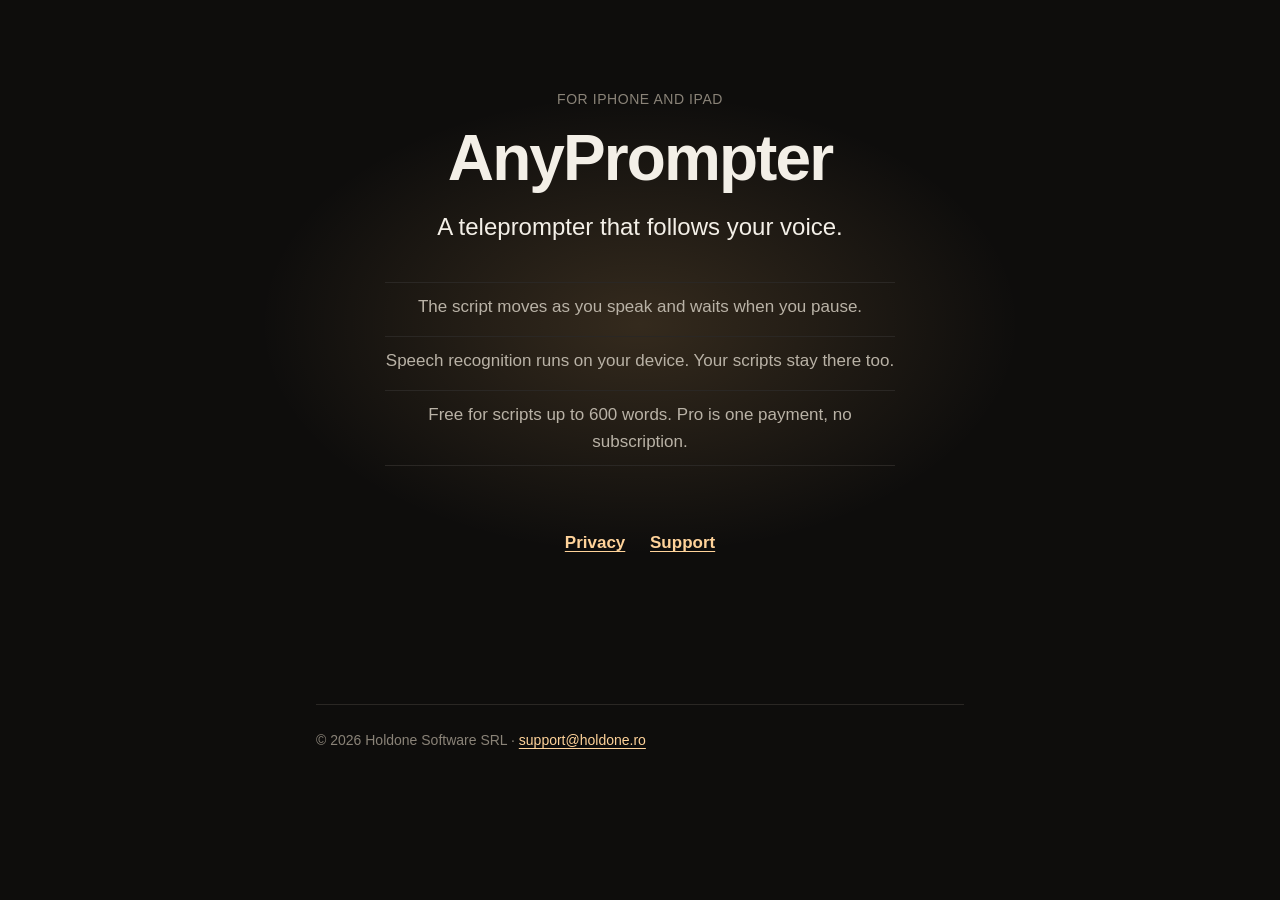
<file: index.html>
<!doctype html>
<html lang="en">
<head>
<meta charset="utf-8">
<meta name="viewport" content="width=device-width, initial-scale=1">
<title>AnyPrompter</title>
<meta name="description" content="AnyPrompter is a teleprompter for iPhone and iPad that follows your voice.">
<link rel="stylesheet" href="style.css">
</head>
<body>
<main class="wrap">
  <section class="hero glow">
    <p class="meta">For iPhone and iPad</p>
    <h1>AnyPrompter</h1>
    <p class="lede">A teleprompter that follows your voice.</p>
    <ul>
      <li>The script moves as you speak and waits when you pause.</li>
      <li>Speech recognition runs on your device. Your scripts stay there too.</li>
      <li>Free for scripts up to 600 words. Pro is one payment, no subscription.</li>
    </ul>
    <p class="links"><a href="privacy.html">Privacy</a> <a href="support.html">Support</a></p>
  </section>
  <footer>
    <p>&copy; 2026 Holdone Software SRL &middot; <a href="mailto:support@holdone.ro">support@holdone.ro</a></p>
  </footer>
</main>
</body>
</html>
</file>
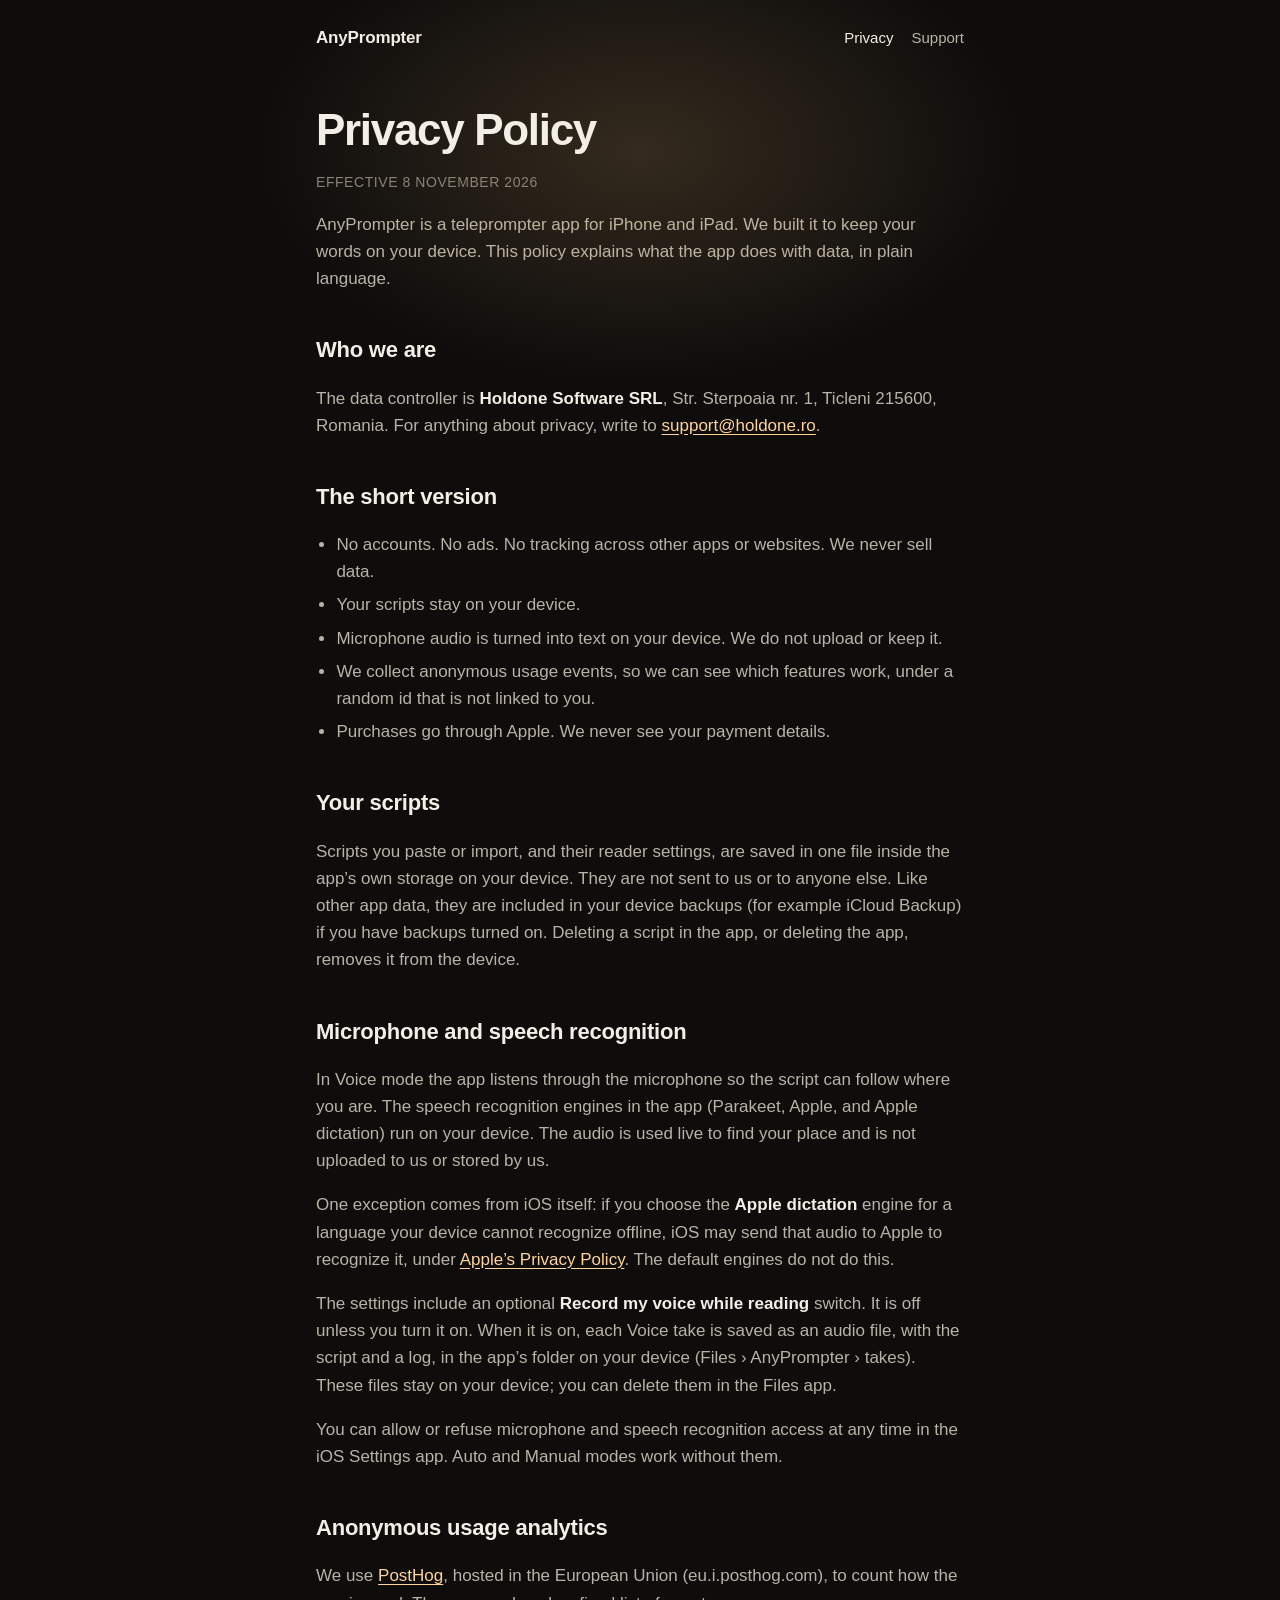
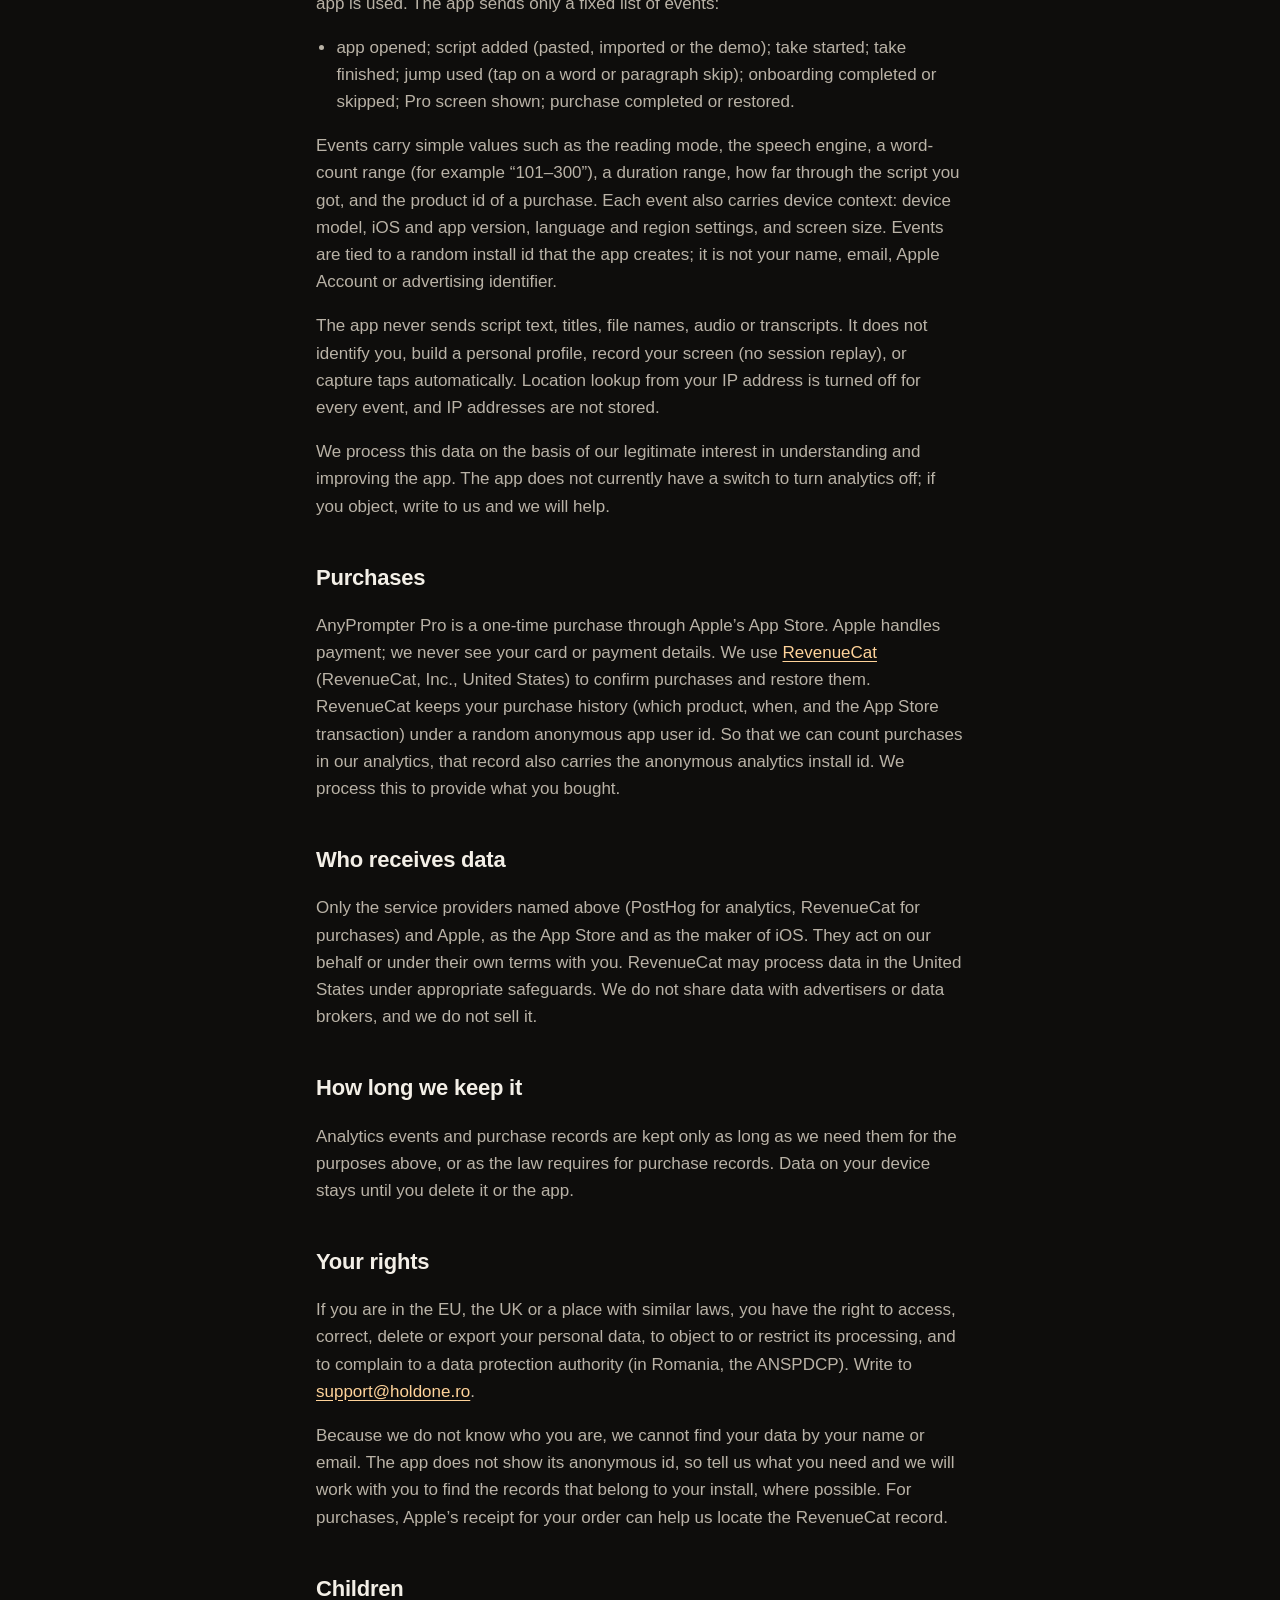
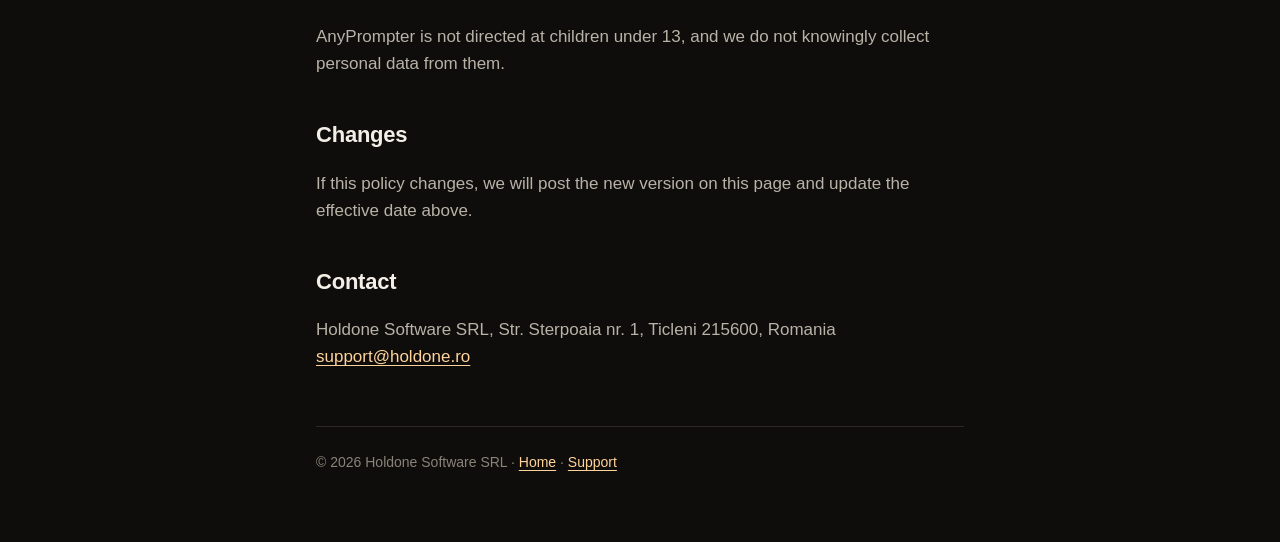
<file: privacy.html>
<!doctype html>
<html lang="en">
<head>
<meta charset="utf-8">
<meta name="viewport" content="width=device-width, initial-scale=1">
<title>AnyPrompter Privacy Policy</title>
<meta name="description" content="How the AnyPrompter app handles your data.">
<link rel="stylesheet" href="style.css">
</head>
<body>
<div class="wrap">
  <header class="site">
    <a class="brand" href="./">AnyPrompter</a>
    <nav><a href="privacy.html" aria-current="page">Privacy</a><a href="support.html">Support</a></nav>
  </header>
  <main>
    <div class="glow">
      <h1 class="page">Privacy Policy</h1>
      <p class="meta">Effective 8 November 2026</p>
    </div>

    <p>AnyPrompter is a teleprompter app for iPhone and iPad. We built it to keep your words on your device. This policy explains what the app does with data, in plain language.</p>

    <h2>Who we are</h2>
    <p>The data controller is <strong>Holdone Software SRL</strong>, Str. Sterpoaia nr. 1, Ticleni 215600, Romania. For anything about privacy, write to <a href="mailto:support@holdone.ro">support@holdone.ro</a>.</p>

    <h2>The short version</h2>
    <ul>
      <li>No accounts. No ads. No tracking across other apps or websites. We never sell data.</li>
      <li>Your scripts stay on your device.</li>
      <li>Microphone audio is turned into text on your device. We do not upload or keep it.</li>
      <li>We collect anonymous usage events, so we can see which features work, under a random id that is not linked to you.</li>
      <li>Purchases go through Apple. We never see your payment details.</li>
    </ul>

    <h2>Your scripts</h2>
    <p>Scripts you paste or import, and their reader settings, are saved in one file inside the app&rsquo;s own storage on your device. They are not sent to us or to anyone else. Like other app data, they are included in your device backups (for example iCloud Backup) if you have backups turned on. Deleting a script in the app, or deleting the app, removes it from the device.</p>

    <h2>Microphone and speech recognition</h2>
    <p>In Voice mode the app listens through the microphone so the script can follow where you are. The speech recognition engines in the app (Parakeet, Apple, and Apple dictation) run on your device. The audio is used live to find your place and is not uploaded to us or stored by us.</p>
    <p>One exception comes from iOS itself: if you choose the <strong>Apple dictation</strong> engine for a language your device cannot recognize offline, iOS may send that audio to Apple to recognize it, under <a href="https://www.apple.com/legal/privacy/">Apple&rsquo;s Privacy Policy</a>. The default engines do not do this.</p>
    <p>The settings include an optional <strong>Record my voice while reading</strong> switch. It is off unless you turn it on. When it is on, each Voice take is saved as an audio file, with the script and a log, in the app&rsquo;s folder on your device (Files &rsaquo; AnyPrompter &rsaquo; takes). These files stay on your device; you can delete them in the Files app.</p>
    <p>You can allow or refuse microphone and speech recognition access at any time in the iOS Settings app. Auto and Manual modes work without them.</p>

    <h2>Anonymous usage analytics</h2>
    <p>We use <a href="https://posthog.com/privacy">PostHog</a>, hosted in the European Union (eu.i.posthog.com), to count how the app is used. The app sends only a fixed list of events:</p>
    <ul>
      <li>app opened; script added (pasted, imported or the demo); take started; take finished; jump used (tap on a word or paragraph skip); onboarding completed or skipped; Pro screen shown; purchase completed or restored.</li>
    </ul>
    <p>Events carry simple values such as the reading mode, the speech engine, a word-count range (for example &ldquo;101&ndash;300&rdquo;), a duration range, how far through the script you got, and the product id of a purchase. Each event also carries device context: device model, iOS and app version, language and region settings, and screen size. Events are tied to a random install id that the app creates; it is not your name, email, Apple Account or advertising identifier.</p>
    <p>The app never sends script text, titles, file names, audio or transcripts. It does not identify you, build a personal profile, record your screen (no session replay), or capture taps automatically. Location lookup from your IP address is turned off for every event, and IP addresses are not stored.</p>
    <p>We process this data on the basis of our legitimate interest in understanding and improving the app. The app does not currently have a switch to turn analytics off; if you object, write to us and we will help.</p>

    <h2>Purchases</h2>
    <p>AnyPrompter Pro is a one-time purchase through Apple&rsquo;s App Store. Apple handles payment; we never see your card or payment details. We use <a href="https://www.revenuecat.com/privacy/">RevenueCat</a> (RevenueCat, Inc., United States) to confirm purchases and restore them. RevenueCat keeps your purchase history (which product, when, and the App Store transaction) under a random anonymous app user id. So that we can count purchases in our analytics, that record also carries the anonymous analytics install id. We process this to provide what you bought.</p>

    <h2>Who receives data</h2>
    <p>Only the service providers named above (PostHog for analytics, RevenueCat for purchases) and Apple, as the App Store and as the maker of iOS. They act on our behalf or under their own terms with you. RevenueCat may process data in the United States under appropriate safeguards. We do not share data with advertisers or data brokers, and we do not sell it.</p>

    <h2>How long we keep it</h2>
    <p>Analytics events and purchase records are kept only as long as we need them for the purposes above, or as the law requires for purchase records. Data on your device stays until you delete it or the app.</p>

    <h2>Your rights</h2>
    <p>If you are in the EU, the UK or a place with similar laws, you have the right to access, correct, delete or export your personal data, to object to or restrict its processing, and to complain to a data protection authority (in Romania, the ANSPDCP). Write to <a href="mailto:support@holdone.ro">support@holdone.ro</a>.</p>
    <p>Because we do not know who you are, we cannot find your data by your name or email. The app does not show its anonymous id, so tell us what you need and we will work with you to find the records that belong to your install, where possible. For purchases, Apple&rsquo;s receipt for your order can help us locate the RevenueCat record.</p>

    <h2>Children</h2>
    <p>AnyPrompter is not directed at children under 13, and we do not knowingly collect personal data from them.</p>

    <h2>Changes</h2>
    <p>If this policy changes, we will post the new version on this page and update the effective date above.</p>

    <h2>Contact</h2>
    <p>Holdone Software SRL, Str. Sterpoaia nr. 1, Ticleni 215600, Romania<br><a href="mailto:support@holdone.ro">support@holdone.ro</a></p>
  </main>
  <footer>
    <p>&copy; 2026 Holdone Software SRL &middot; <a href="./">Home</a> &middot; <a href="support.html">Support</a></p>
  </footer>
</div>
</body>
</html>
</file>
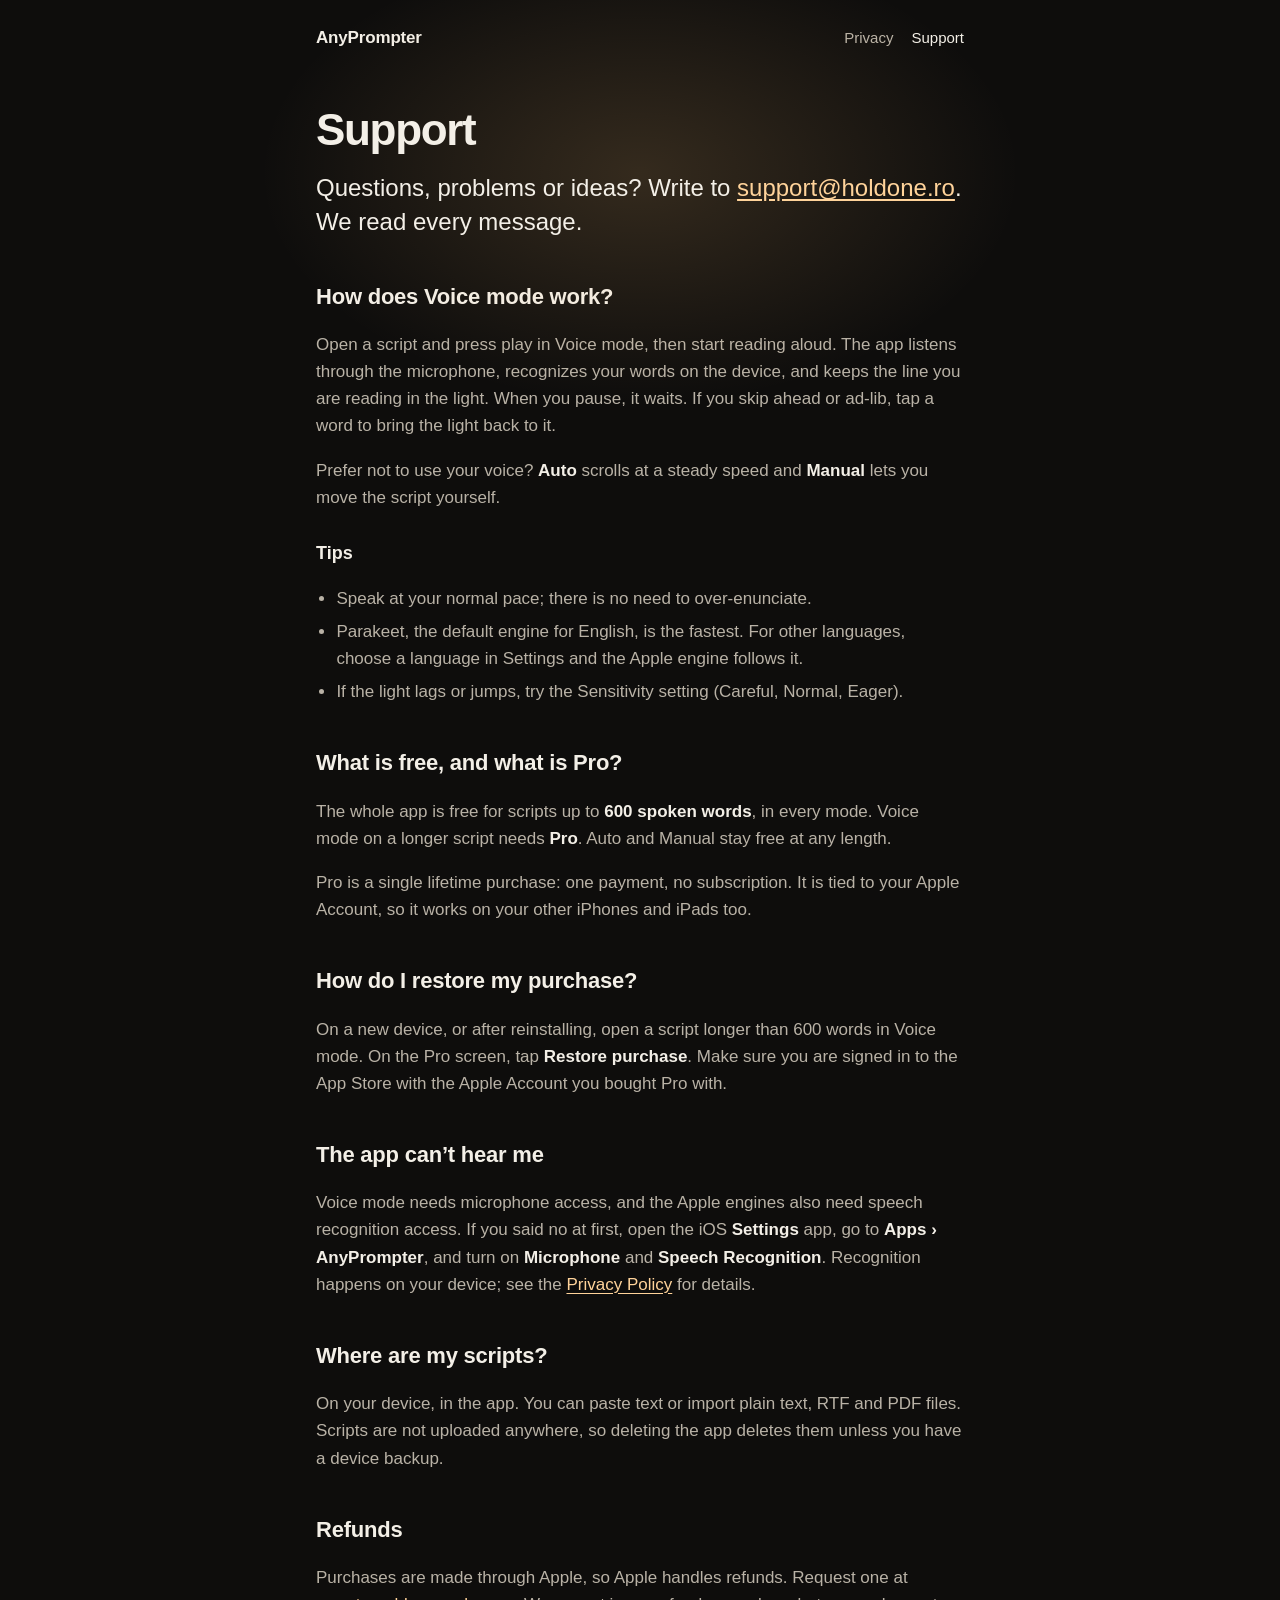
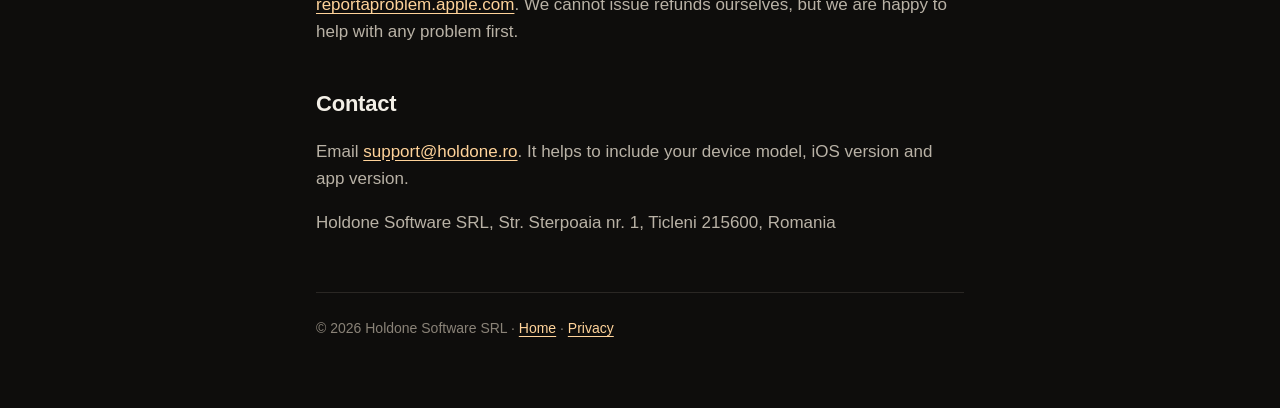
<file: support.html>
<!doctype html>
<html lang="en">
<head>
<meta charset="utf-8">
<meta name="viewport" content="width=device-width, initial-scale=1">
<title>AnyPrompter Support</title>
<meta name="description" content="Help and answers for the AnyPrompter app.">
<link rel="stylesheet" href="style.css">
</head>
<body>
<div class="wrap">
  <header class="site">
    <a class="brand" href="./">AnyPrompter</a>
    <nav><a href="privacy.html">Privacy</a><a href="support.html" aria-current="page">Support</a></nav>
  </header>
  <main>
    <div class="glow">
      <h1 class="page">Support</h1>
      <p class="lede">Questions, problems or ideas? Write to <a href="mailto:support@holdone.ro">support@holdone.ro</a>. We read every message.</p>
    </div>

    <h2>How does Voice mode work?</h2>
    <p>Open a script and press play in Voice mode, then start reading aloud. The app listens through the microphone, recognizes your words on the device, and keeps the line you are reading in the light. When you pause, it waits. If you skip ahead or ad-lib, tap a word to bring the light back to it.</p>
    <p>Prefer not to use your voice? <strong>Auto</strong> scrolls at a steady speed and <strong>Manual</strong> lets you move the script yourself.</p>

    <h3>Tips</h3>
    <ul>
      <li>Speak at your normal pace; there is no need to over-enunciate.</li>
      <li>Parakeet, the default engine for English, is the fastest. For other languages, choose a language in Settings and the Apple engine follows it.</li>
      <li>If the light lags or jumps, try the Sensitivity setting (Careful, Normal, Eager).</li>
    </ul>

    <h2>What is free, and what is Pro?</h2>
    <p>The whole app is free for scripts up to <strong>600 spoken words</strong>, in every mode. Voice mode on a longer script needs <strong>Pro</strong>. Auto and Manual stay free at any length.</p>
    <p>Pro is a single lifetime purchase: one payment, no subscription. It is tied to your Apple Account, so it works on your other iPhones and iPads too.</p>

    <h2>How do I restore my purchase?</h2>
    <p>On a new device, or after reinstalling, open a script longer than 600 words in Voice mode. On the Pro screen, tap <strong>Restore purchase</strong>. Make sure you are signed in to the App Store with the Apple Account you bought Pro with.</p>

    <h2>The app can&rsquo;t hear me</h2>
    <p>Voice mode needs microphone access, and the Apple engines also need speech recognition access. If you said no at first, open the iOS <strong>Settings</strong> app, go to <strong>Apps &rsaquo; AnyPrompter</strong>, and turn on <strong>Microphone</strong> and <strong>Speech Recognition</strong>. Recognition happens on your device; see the <a href="privacy.html">Privacy Policy</a> for details.</p>

    <h2>Where are my scripts?</h2>
    <p>On your device, in the app. You can paste text or import plain text, RTF and PDF files. Scripts are not uploaded anywhere, so deleting the app deletes them unless you have a device backup.</p>

    <h2>Refunds</h2>
    <p>Purchases are made through Apple, so Apple handles refunds. Request one at <a href="https://reportaproblem.apple.com">reportaproblem.apple.com</a>. We cannot issue refunds ourselves, but we are happy to help with any problem first.</p>

    <h2>Contact</h2>
    <p>Email <a href="mailto:support@holdone.ro">support@holdone.ro</a>. It helps to include your device model, iOS version and app version.</p>
    <p>Holdone Software SRL, Str. Sterpoaia nr. 1, Ticleni 215600, Romania</p>
  </main>
  <footer>
    <p>&copy; 2026 Holdone Software SRL &middot; <a href="./">Home</a> &middot; <a href="privacy.html">Privacy</a></p>
  </footer>
</div>
</body>
</html>
</file>
<file: style.css>
/* Stagelight: a dark stage, warm light on the words. */
:root {
  color-scheme: dark;
  --stage: #0e0d0c;
  --ink: #f3efe7;
  --muted: #b9b2a6;
  --faint: #8a8378;
  --rule: #2a2724;
  --glow: rgba(255, 196, 120, 0.16);
  --accent: #ffd39a;
}
* { box-sizing: border-box; }
html { background: var(--stage); -webkit-text-size-adjust: 100%; }
body {
  margin: 0;
  background: var(--stage);
  color: var(--ink);
  font: 17px/1.6 -apple-system, BlinkMacSystemFont, "SF Pro Text", "Segoe UI", Roboto, "Helvetica Neue", Arial, sans-serif;
  min-height: 100vh;
}
.wrap { max-width: 680px; margin: 0 auto; padding: 0 16px 64px; }
.glow { position: relative; isolation: isolate; }
.glow::before {
  content: ""; position: absolute; z-index: -1; pointer-events: none;
  left: 50%; top: 50%; width: 760px; height: 460px; max-width: 160vw;
  transform: translate(-50%, -50%);
  background: radial-gradient(closest-side, var(--glow), transparent);
}
header.site { display: flex; justify-content: space-between; align-items: baseline; padding: 24px 0; gap: 16px; flex-wrap: wrap; }
header.site a.brand { color: var(--ink); text-decoration: none; font-weight: 650; letter-spacing: -0.01em; }
nav a { color: var(--muted); text-decoration: none; margin-left: 18px; font-size: 15px; }
nav a:first-child { margin-left: 0; }
nav a:hover, nav a[aria-current] { color: var(--ink); }
a { color: var(--accent); text-underline-offset: 3px; }
h1 { font-size: clamp(40px, 9vw, 64px); line-height: 1.05; letter-spacing: -0.03em; margin: 0 0 18px; font-weight: 650; }
h1.page { font-size: clamp(32px, 7vw, 44px); margin-top: 32px; }
h2 { font-size: 22px; letter-spacing: -0.01em; margin: 40px 0 8px; font-weight: 620; }
h3 { font-size: 18px; margin: 28px 0 4px; font-weight: 620; }
p, li { color: var(--muted); }
strong { color: var(--ink); font-weight: 600; }
.lede { font-size: clamp(20px, 4.5vw, 24px); color: var(--ink); line-height: 1.4; margin: 0 0 32px; }
.meta { color: var(--faint); font-size: 14px; letter-spacing: 0.04em; text-transform: uppercase; }
ul { padding-left: 1.2em; }
li { margin: 6px 0; }
.hero { min-height: 72vh; display: flex; flex-direction: column; justify-content: center; text-align: center; padding: 40px 0; }
.hero ul { list-style: none; padding: 0; margin: 0 auto 40px; max-width: 30em; }
.hero li { padding: 10px 0; border-top: 1px solid var(--rule); }
.hero li:last-child { border-bottom: 1px solid var(--rule); }
.links a { display: inline-block; margin: 0 10px; font-weight: 600; }
footer { color: var(--faint); font-size: 14px; border-top: 1px solid var(--rule); padding-top: 20px; margin-top: 56px; }
footer p { color: var(--faint); margin: 4px 0; }
</file>
